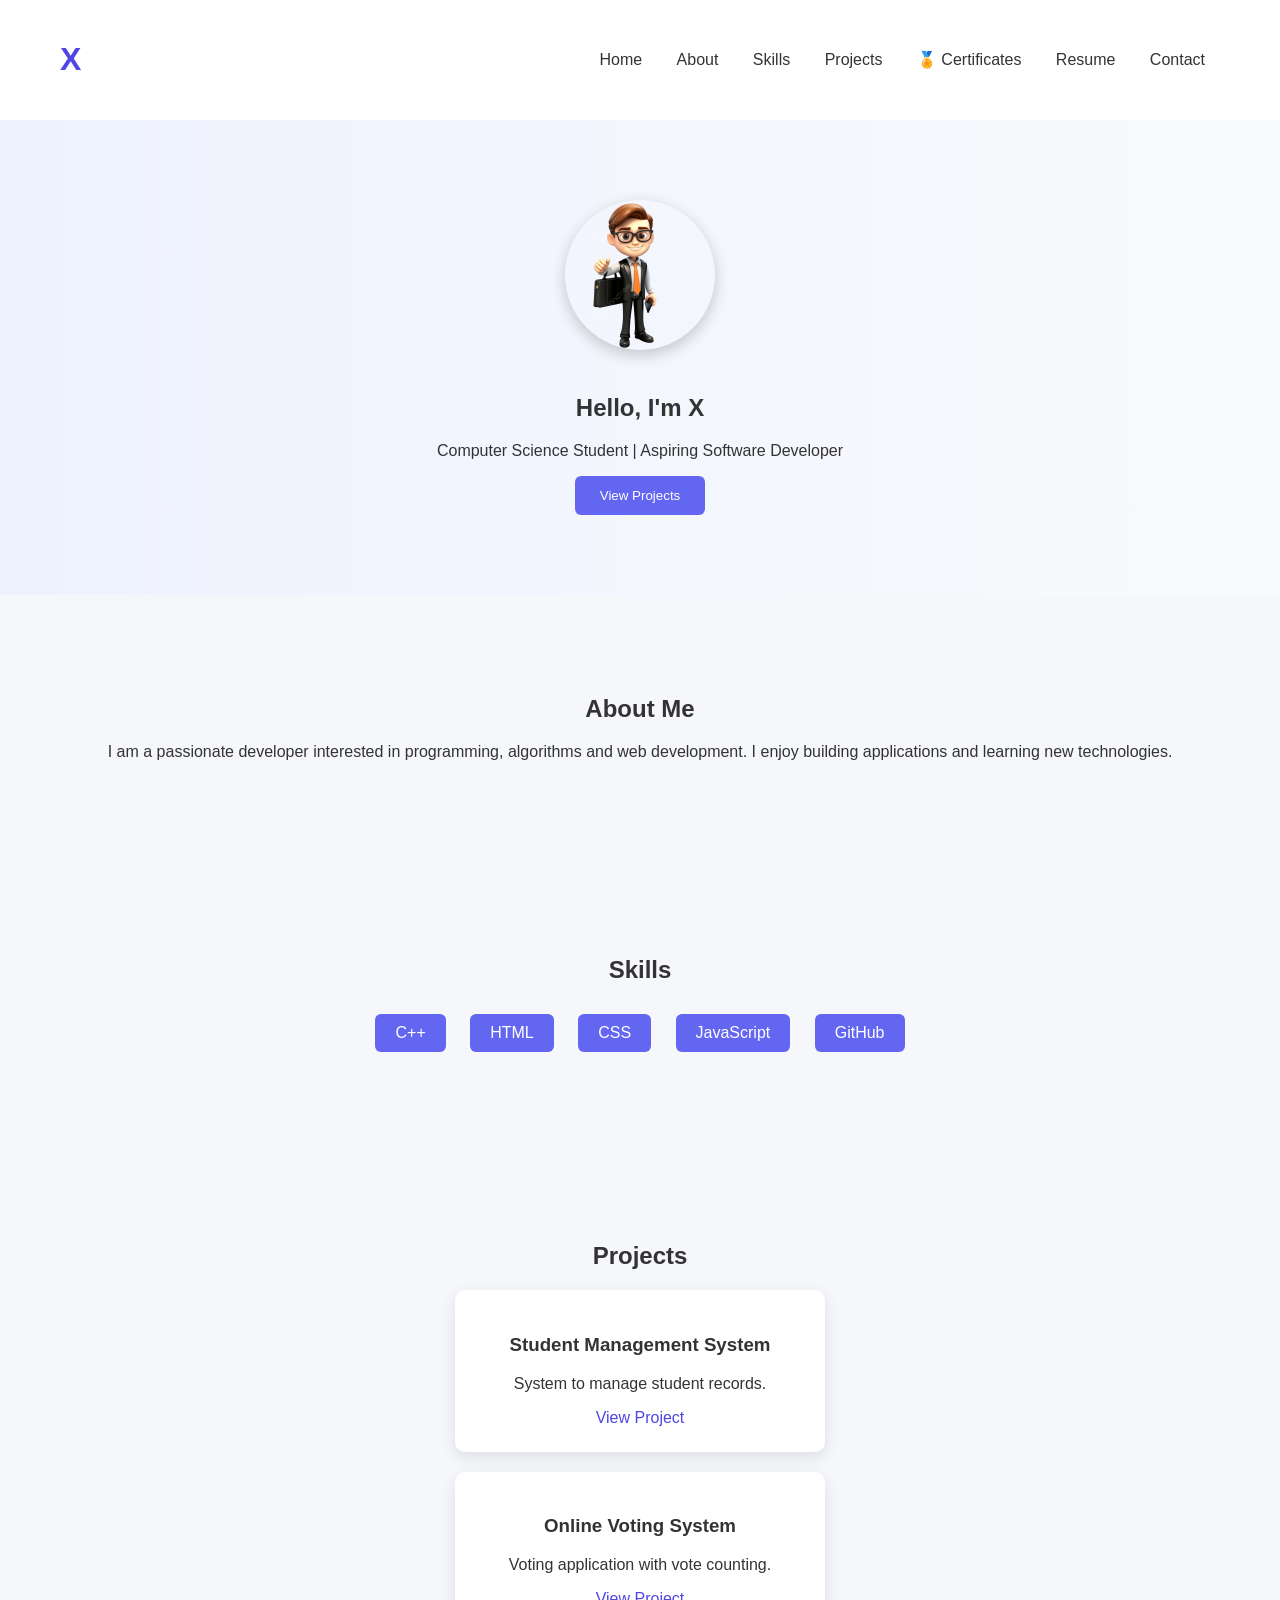
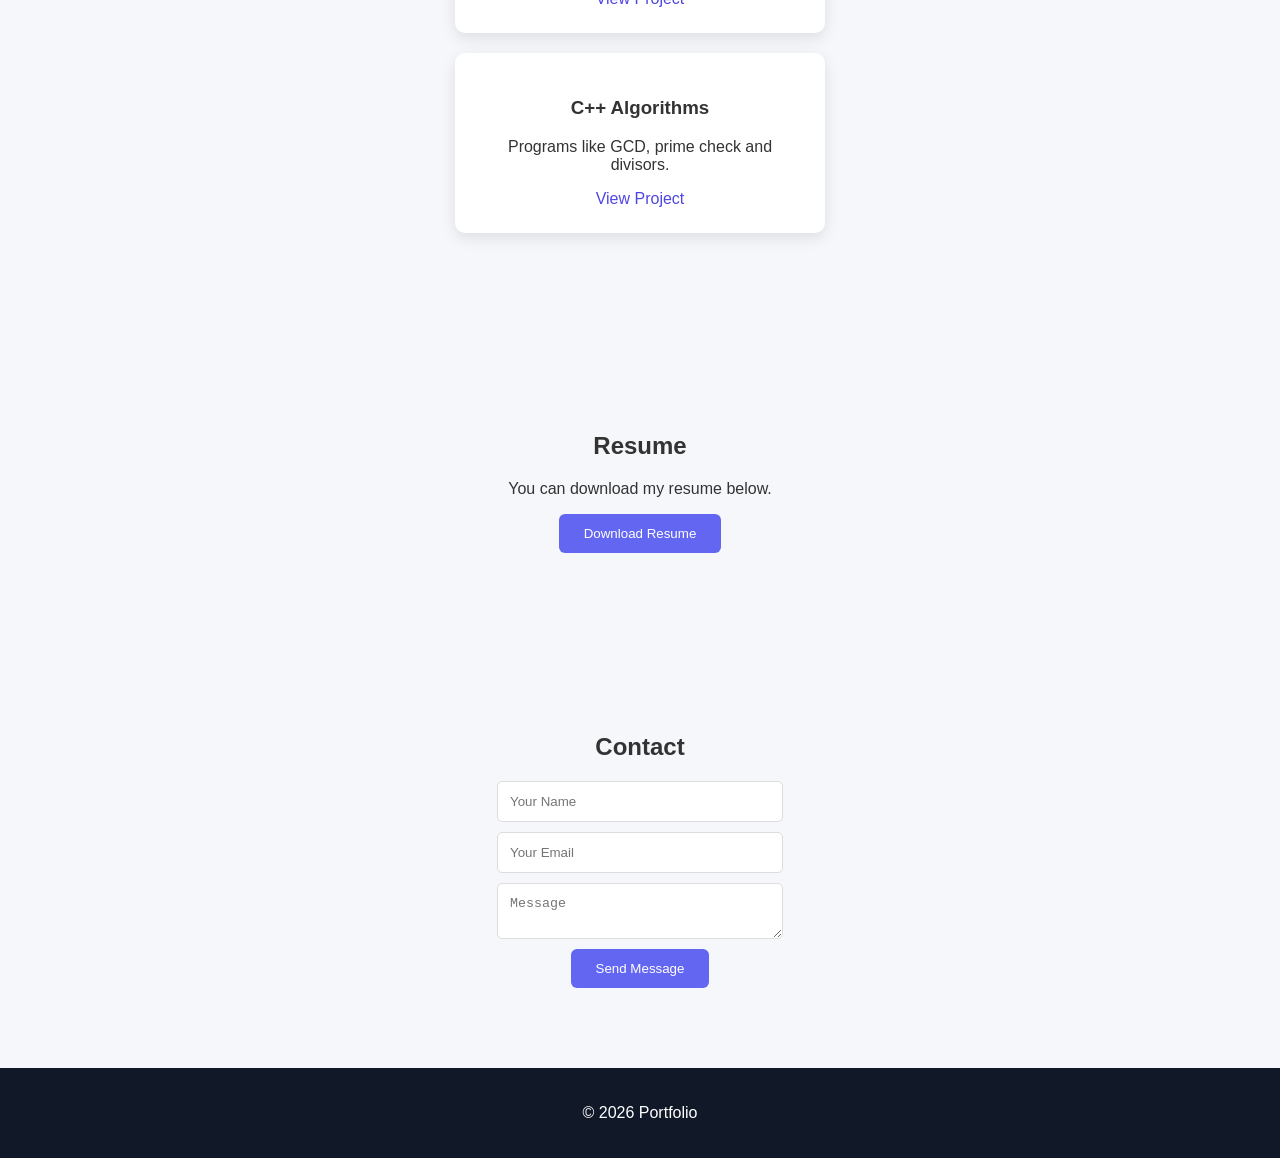
<file: index.html>
<!DOCTYPE html>
<html>

<head>
<title>Portfolio</title>
<link rel="stylesheet" href="style.css">
</head>

<body>

<header>

<h1>X</h1>

<nav>
<a href="#home">Home</a>
<a href="#about">About</a>
<a href="#skills">Skills</a>
<a href="#projects">Projects</a>
<a href="certificates.html">🏅 Certificates</a>
<a href="#resume">Resume</a>
<a href="#contact">Contact</a>
</nav>

</header>


<section id="home" class="home">

<img src="profile.png" class="profile">

<h2>Hello, I'm X</h2>

<p>Computer Science Student | Aspiring Software Developer</p>

<button onclick="scrollProjects()">View Projects</button>

</section>


<section id="about">

<h2>About Me</h2>

<p>
I am a passionate developer interested in programming,
algorithms and web development. I enjoy building
applications and learning new technologies.
</p>

</section>


<section id="skills">

<h2>Skills</h2>

<div class="skill">C++</div>
<div class="skill">HTML</div>
<div class="skill">CSS</div>
<div class="skill">JavaScript</div>
<div class="skill">GitHub</div>

</section>


<section id="projects">

<h2>Projects</h2>

<div class="project">

<h3>Student Management System</h3>

<p>System to manage student records.</p>

<a href="student.html">View Project</a>

</div>


<div class="project">

<h3>Online Voting System</h3>

<p>Voting application with vote counting.</p>

<a href="voting.html">View Project</a>

</div>


<div class="project">

<h3>C++ Algorithms</h3>

<p>Programs like GCD, prime check and divisors.</p>

<a href="cpp.html">View Project</a>

</div>

</section>


<section id="resume">

<h2>Resume</h2>

<p>You can download my resume below.</p>

<a href="sample_resume.pdf" download>
<button>Download Resume</button>
</a>

</section>


<section id="contact">

<h2>Contact</h2>

<form onsubmit="return validateForm()">

<input type="text" id="name" placeholder="Your Name">

<input type="email" id="email" placeholder="Your Email">

<textarea id="msg" placeholder="Message"></textarea>

<button type="submit">Send Message</button>

</form>

</section>


<footer>

<p>© 2026 Portfolio</p>

</footer>

<script src="script.js"></script>

</body>

</html>
</file>
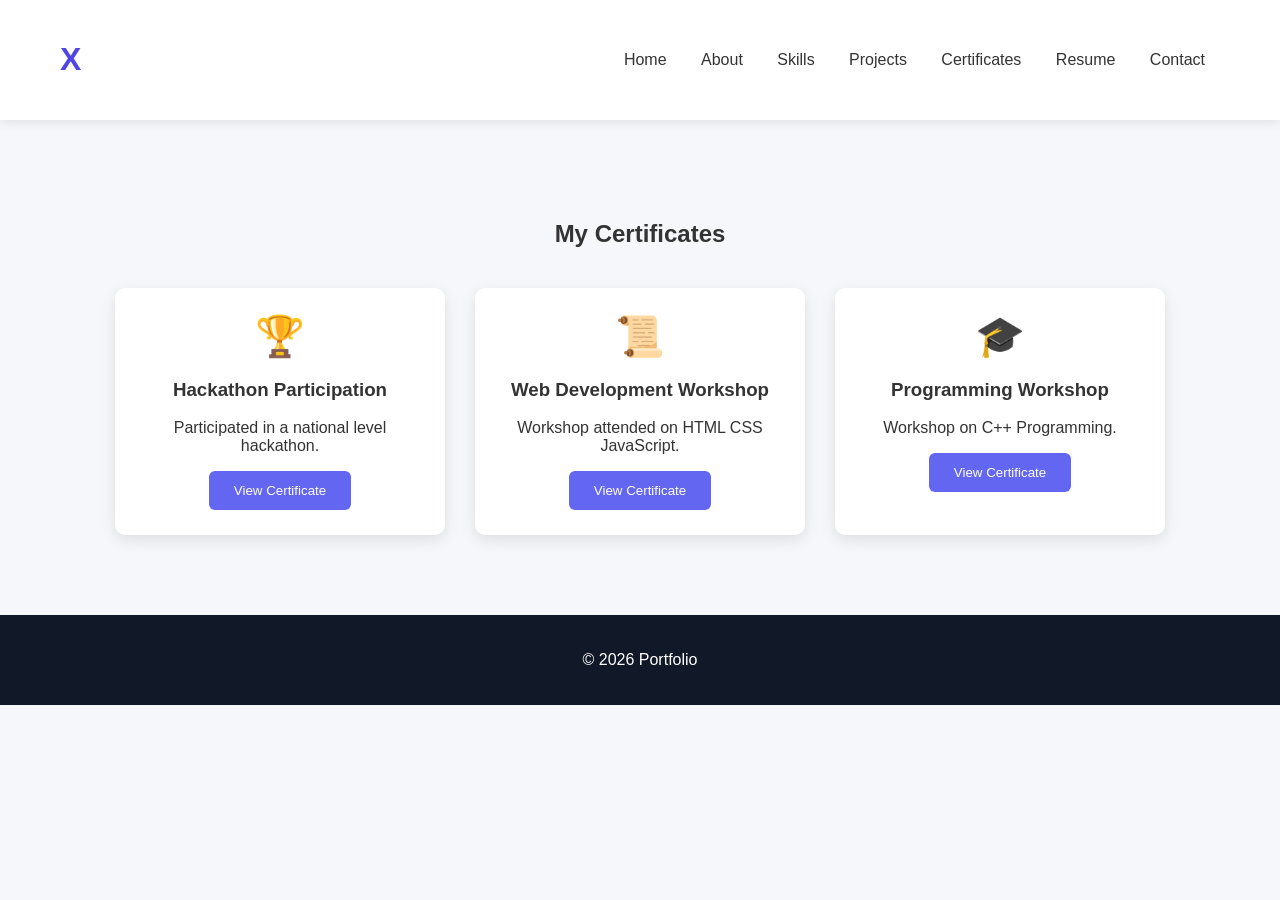
<file: certificates.html>
<!DOCTYPE html>
<html>

<head>

<title>Certificates</title>

<link rel="stylesheet" href="style.css">

</head>

<body>

<header>

<h1>X</h1>

<nav>

<a href="index.html">Home</a>
<a href="index.html#about">About</a>
<a href="index.html#skills">Skills</a>
<a href="index.html#projects">Projects</a>
<a href="certificates.html">Certificates</a>
<a href="index.html#resume">Resume</a>
<a href="index.html#contact">Contact</a>

</nav>

</header>


<section>

<h2>My Certificates</h2>

<div class="certificate-container">


<div class="certificate">

<div class="icon">🏆</div>

<h3>Hackathon Participation</h3>

<p>Participated in a national level hackathon.</p>

<a href="certificate1.pdf" target="_blank">
<button>View Certificate</button>
</a>

</div>



<div class="certificate">

<div class="icon">📜</div>

<h3>Web Development Workshop</h3>

<p>Workshop attended on HTML CSS JavaScript.</p>

<a href="certificate2.pdf" target="_blank">
<button>View Certificate</button>
</a>

</div>



<div class="certificate">

<div class="icon">🎓</div>

<h3>Programming Workshop</h3>

<p>Workshop on C++ Programming.</p>

<a href="certificate3.pdf" target="_blank">
<button>View Certificate</button>
</a>

</div>


</div>

</section>


<footer>

<p>© 2026 Portfolio</p>

</footer>

</body>

</html>
</file>
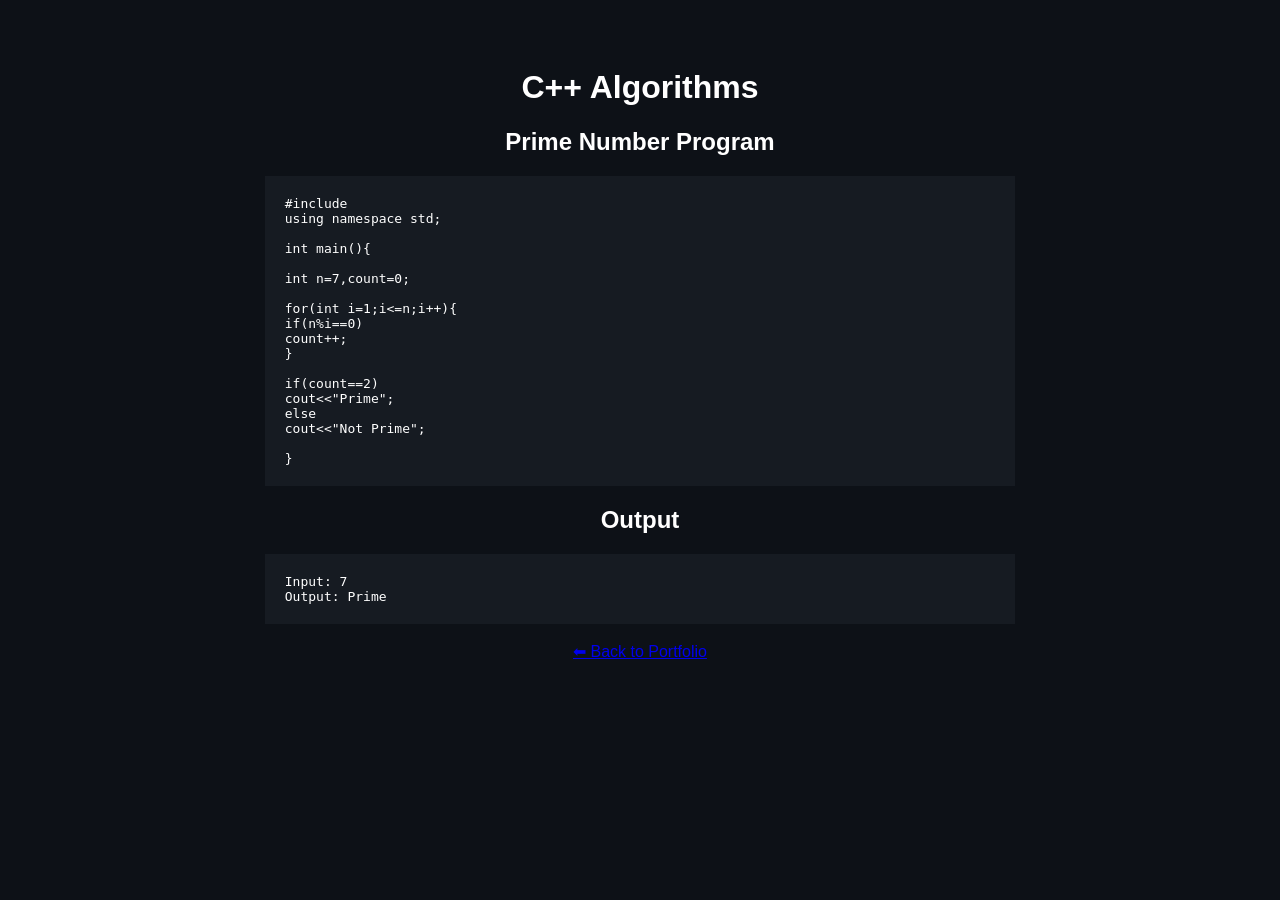
<file: cpp.html>
<!DOCTYPE html>
<html>
<head>
<title>C++ Algorithms</title>

<style>
body{
font-family:Arial;
background:#0d1117;
color:white;
text-align:center;
padding:40px;
}

pre{
background:#161b22;
padding:20px;
width:60%;
margin:auto;
text-align:left;
}
</style>

</head>

<body>

<h1>C++ Algorithms</h1>

<h2>Prime Number Program</h2>

<pre>
#include<iostream>
using namespace std;

int main(){

int n=7,count=0;

for(int i=1;i<=n;i++){
if(n%i==0)
count++;
}

if(count==2)
cout<<"Prime";
else
cout<<"Not Prime";

}
</pre>

<h2>Output</h2>

<pre>
Input: 7
Output: Prime
</pre>

<br>

<a href="index.html">⬅ Back to Portfolio</a>

</body>
</html>
</file>
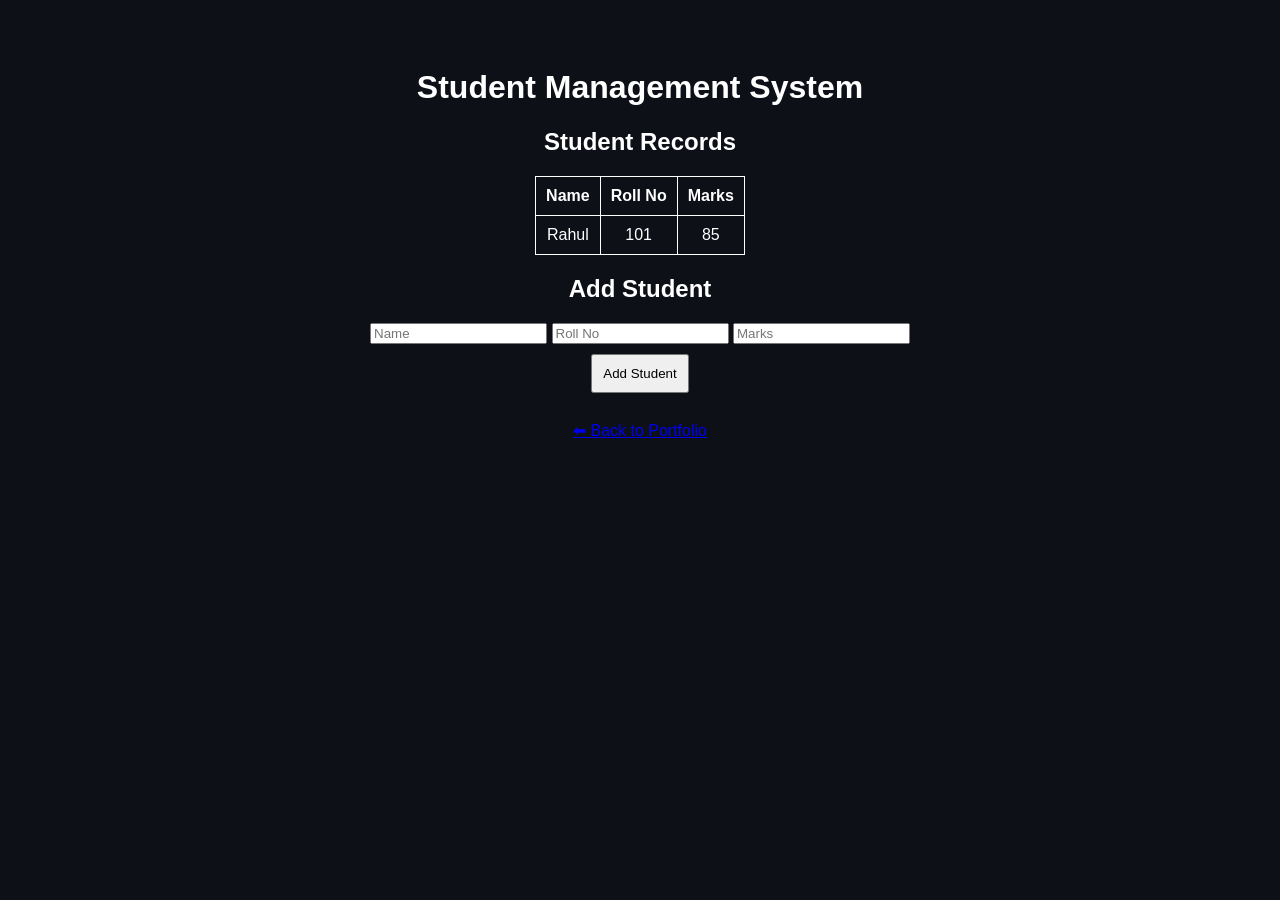
<file: student.html>
<!DOCTYPE html>
<html>
<head>
<title>Student Management System</title>
<style>
body{
font-family:Arial;
background:#0d1117;
color:white;
text-align:center;
padding:40px;
}

table{
margin:auto;
border-collapse:collapse;
}

th,td{
border:1px solid white;
padding:10px;
}

button{
padding:10px;
margin:10px;
}
</style>
</head>

<body>

<h1>Student Management System</h1>

<h2>Student Records</h2>

<table id="table">
<tr>
<th>Name</th>
<th>Roll No</th>
<th>Marks</th>
</tr>
<tr>
<td>Rahul</td>
<td>101</td>
<td>85</td>
</tr>
</table>

<h2>Add Student</h2>

<input id="name" placeholder="Name">
<input id="roll" placeholder="Roll No">
<input id="marks" placeholder="Marks">

<br>

<button onclick="addStudent()">Add Student</button>

<br><br>

<a href="index.html">⬅ Back to Portfolio</a>

<script>
function addStudent(){

let name=document.getElementById("name").value
let roll=document.getElementById("roll").value
let marks=document.getElementById("marks").value

let table=document.getElementById("table")

let row=table.insertRow()

row.insertCell(0).innerText=name
row.insertCell(1).innerText=roll
row.insertCell(2).innerText=marks

}
</script>

</body>
</html>
</file>
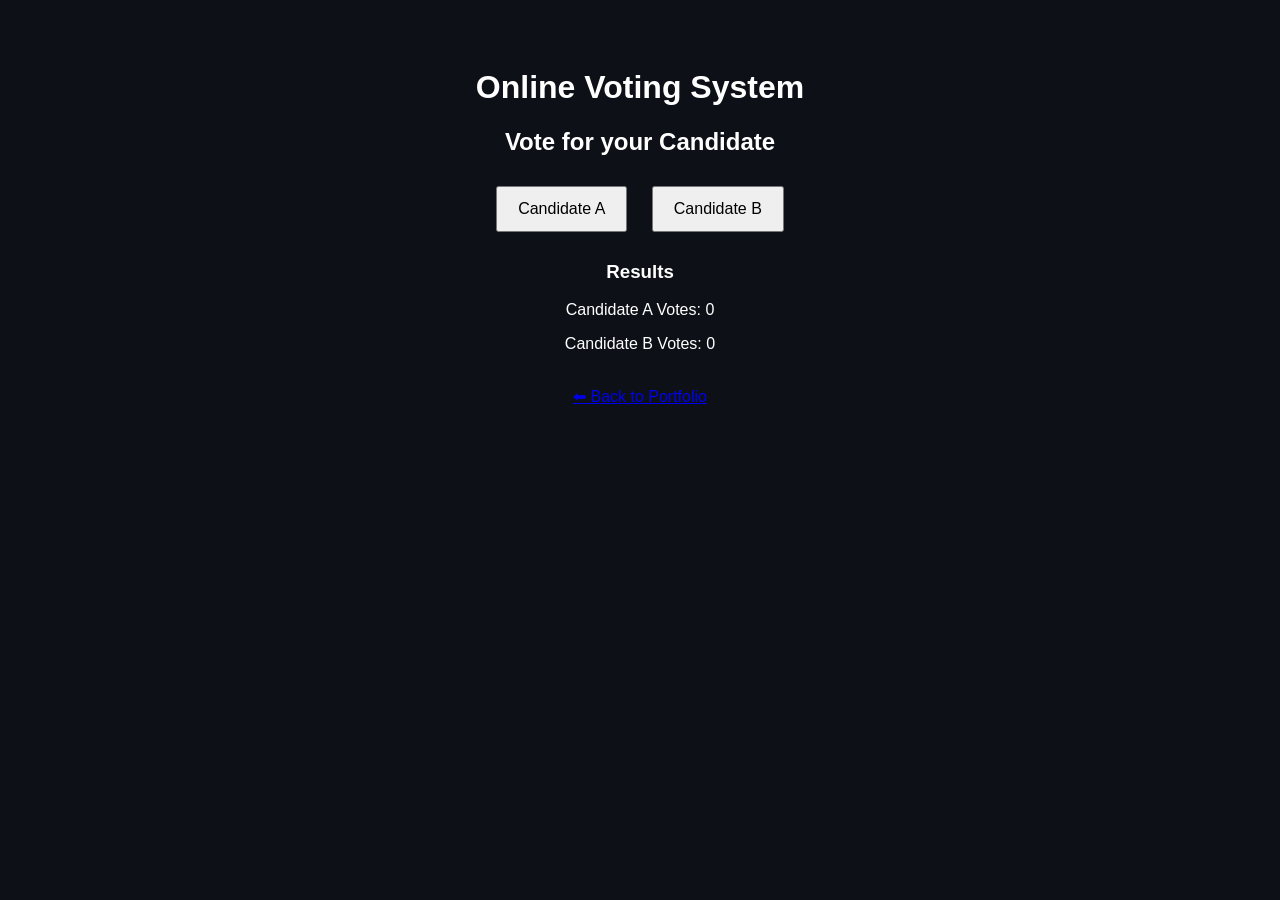
<file: voting.html>
<!DOCTYPE html>
<html>
<head>
<title>Online Voting System</title>

<style>
body{
font-family:Arial;
background:#0d1117;
color:white;
text-align:center;
padding:40px;
}

button{
padding:12px 20px;
margin:10px;
font-size:16px;
}
</style>

</head>

<body>

<h1>Online Voting System</h1>

<h2>Vote for your Candidate</h2>

<button onclick="voteA()">Candidate A</button>
<button onclick="voteB()">Candidate B</button>

<h3>Results</h3>

<p>Candidate A Votes: <span id="a">0</span></p>
<p>Candidate B Votes: <span id="b">0</span></p>

<br>

<a href="index.html">⬅ Back to Portfolio</a>

<script>

let a=0
let b=0

function voteA(){
a++
document.getElementById("a").innerText=a
}

function voteB(){
b++
document.getElementById("b").innerText=b
}

</script>

</body>
</html>
</file>
<file: style.css>
body{
font-family:Arial;
margin:0;
background:#f5f7fb;
color:#333;
}

header{
background:white;
padding:20px 60px;
display:flex;
justify-content:space-between;
align-items:center;
box-shadow:0 2px 10px rgba(0,0,0,0.1);
}

header h1{
color:#4f46e5;
}

nav a{
margin:15px;
text-decoration:none;
color:#333;
font-weight:500;
}

nav a:hover{
color:#4f46e5;
}

section{
padding:80px;
text-align:center;
}

.home{
background:linear-gradient(to right,#eef2ff,#f9fafc);
}

.profile{
width:150px;
border-radius:50%;
margin-bottom:20px;
box-shadow:0 5px 15px rgba(0,0,0,0.2);
}

button{
padding:12px 25px;
background:#6366f1;
border:none;
color:white;
border-radius:6px;
cursor:pointer;
}

button:hover{
background:#4f46e5;
}

.skill{
display:inline-block;
background:#6366f1;
color:white;
padding:10px 20px;
margin:10px;
border-radius:6px;
}

.project{
background:white;
padding:25px;
margin:20px auto;
width:320px;
border-radius:10px;
box-shadow:0 5px 15px rgba(0,0,0,0.1);
}

.project a{
color:#4f46e5;
text-decoration:none;
}

input, textarea{
display:block;
margin:10px auto;
padding:12px;
width:260px;
border:1px solid #ddd;
border-radius:5px;
}

footer{
background:#111827;
color:white;
padding:20px;
text-align:center;
}

/* certificates */

.certificate-container{
display:flex;
justify-content:center;
flex-wrap:wrap;
gap:30px;
margin-top:40px;
}

.certificate{
background:white;
padding:25px;
width:280px;
border-radius:10px;
box-shadow:0 5px 15px rgba(0,0,0,0.1);
}

.icon{
font-size:40px;
margin-bottom:10px;
}
</file>
